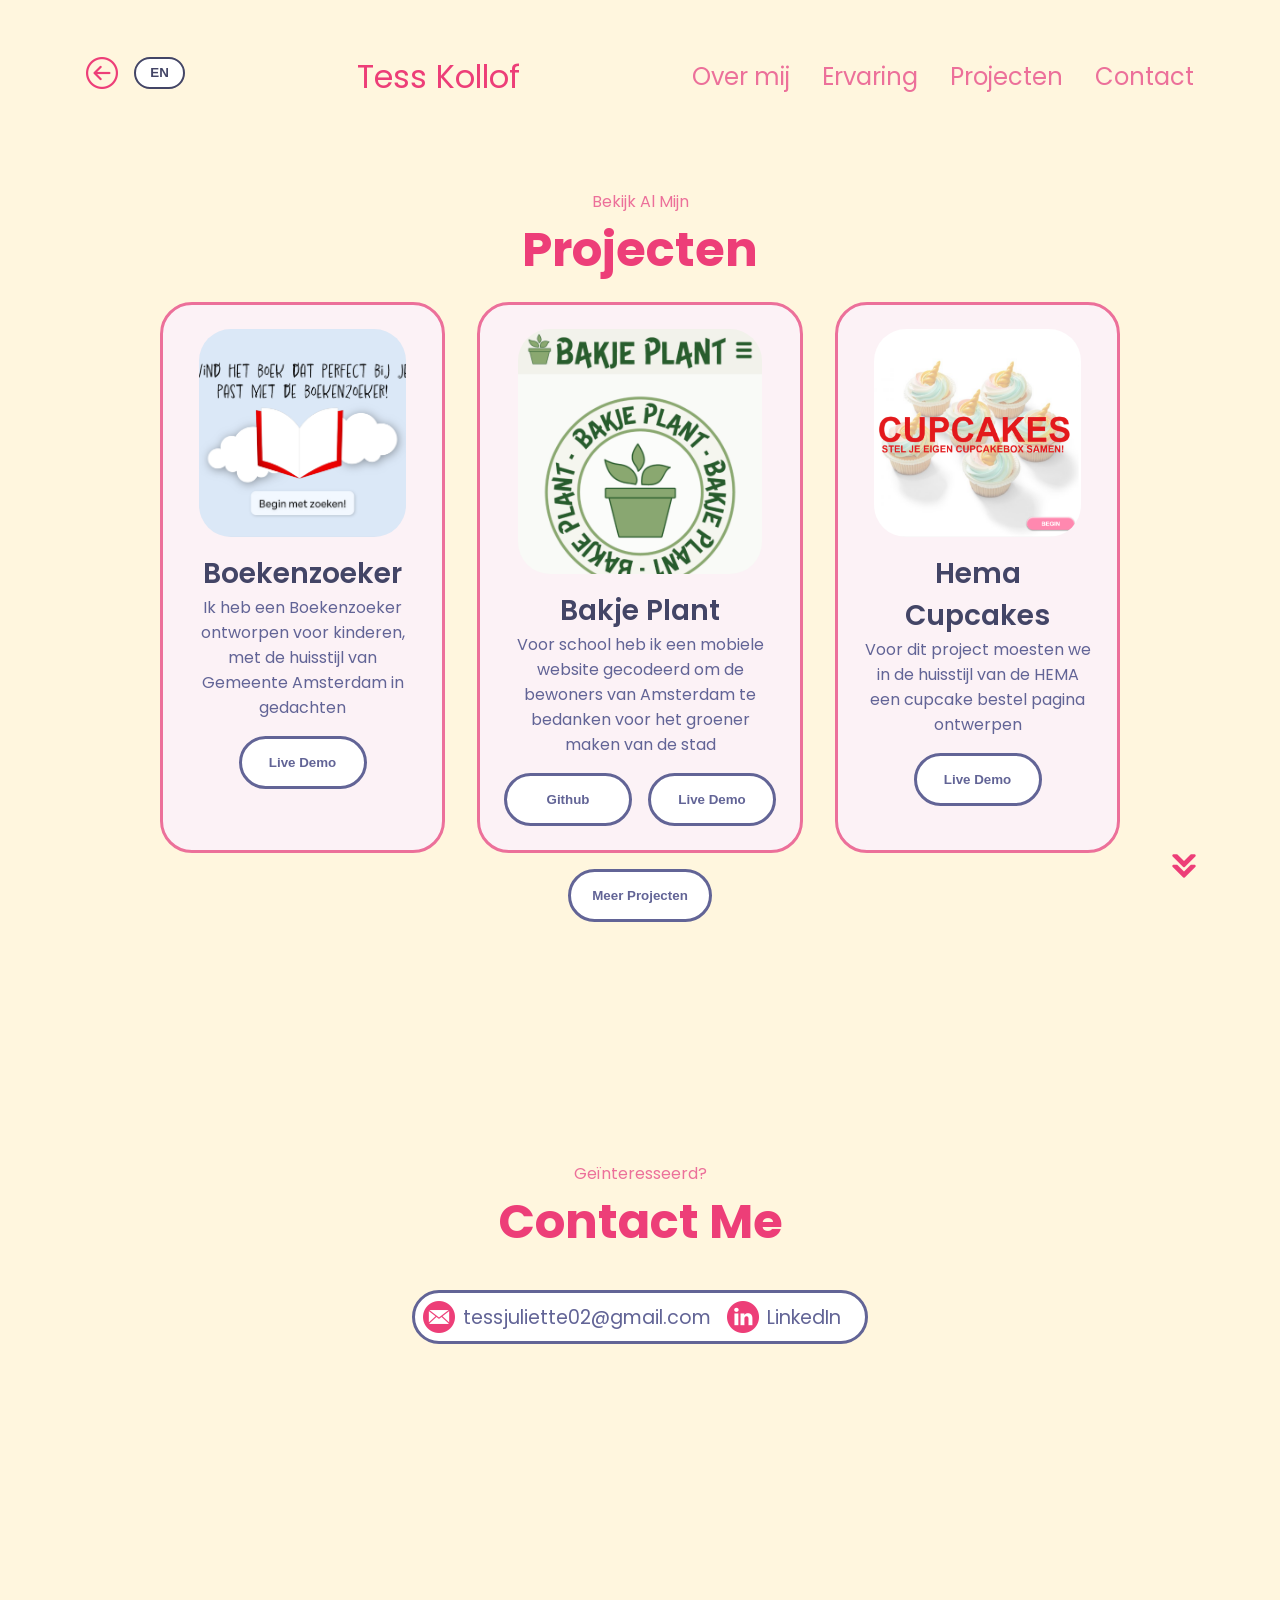
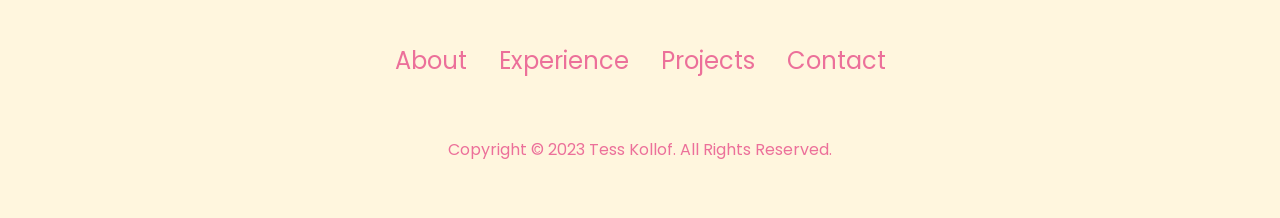
<file: more.html>
<!DOCTYPE html>
<html lang="en">
  <head>
    <meta charset="UTF-8" />
    <meta http-equiv="X-UA-Compatible" content="IE=edge" />
    <meta name="viewport" content="width=device-width, initial-scale=1.0" />
    <title>More Projects</title>
    <link rel="stylesheet" href="morestyle.css" />
    <link rel="stylesheet" href="mediaqueries.css" />
  </head>
<body>
    <nav id="desktop-nav">
        <div class="nav-left">
            <div class="back-button"><a href="index.html"><img src="assets/back-button.png" alt="Back Button"></a></div>
            <div><button id="lang-toggle" class="lang-btn">EN</button></div>
        </div>
      <div class="logo"><a class="logoa" href="index.html">Tess Kollof</a></div>
      <div>
        <ul class="nav-links">
          <li><a href="index.html#about" data-i18n="nav_about">Over mij</a></li>
          <li><a href="index.html#experience" data-i18n="nav_experience">Ervaring</a></li>
          <li><a href="#projects" data-i18n="nav_projects">Projecten</a></li>
          <li><a href="index.html#contact" data-i18n="nav_contact">Contact</a></li>
        </ul>
      </div>
    </nav>
    <nav id="hamburger-nav">
        <div class="nav-left">
            <div class="back-button"><a href="index.html"><img src="assets/back-button.png" alt="Back Button"></a></div>
            <div><button class="lang-btn">EN</button></div>
        </div>
      <div class="logo">Tess Kollof</div>
      <div class="hamburger-menu">
        <div class="hamburger-icon" onclick="toggleMenu()">
          <span></span>
          <span></span>
          <span></span>
        </div>
        <div class="menu-links">
          <li><a href="index.html#about" onclick="toggleMenu()" data-i18n="nav_about">Over mij</a></li>
          <li><a href="index.html#experience" onclick="toggleMenu()" data-i18n="nav_experience">Ervaring</a></li>
          <li><a href="#projects" onclick="toggleMenu()" data-i18n="nav_projects">Projecten</a></li>
          <li><a href="index.html#contact" onclick="toggleMenu()" data-i18n="nav_contact">Contact</a></li>
        </div>
      </div>
    </nav>
    <section id="projects">
      <p class="section__text__p1" data-i18n="moreproject_subtitle">Bekijk Al Mijn</p>
      <h1 class="title" data-i18n="nav_projects">Projecten</h1>
      <div class="experience-details-container">
        <div class="project-containers">
          <div class="details-container color-container">
            <div class="article-container">
              <img
                src="./assets/Boekenzoeker.png"
                alt="Boekenzoeker Project "
                class="project-img"
              />
            </div>
            <h2 class="experience-sub-title project-title">Boekenzoeker</h2>
            <p class="project-text">Ik heb een Boekenzoeker ontworpen voor kinderen, met de huisstijl van Gemeente Amsterdam in gedachten</p>
            <div class="btn-container">
              <!-- <button
                class="btn btn-color-2 project-btn"
                onclick="location.href='https://github.com/'"
              >
                Github
              </button> -->
              <button
                class="btn btn-color-2 project-btn"
                onclick="window.open('https://xd.adobe.com/view/ed07539b-f12a-4488-a52a-48838edb302f-b854/?fullscreen&hints=off')"
              >
                Live Demo
              </button>
            </div>
          </div>
          <div class="details-container color-container">
            <div class="article-container">
              <img
                src="./assets/BakjePlant.png"
                alt="Project 2"
                class="project-img"
              />
            </div>
            <h2 class="experience-sub-title project-title">Bakje Plant</h2>
            <p class="project-text">Voor school heb ik een mobiele website gecodeerd om de bewoners van Amsterdam te bedanken voor het groener maken van de stad</p>
            <div class="btn-container">
              <button
                class="btn btn-color-2 project-btn"
                onclick="window.open('https://github.com/tejuko/BakjePlant')"
              >
                Github
              </button>
              <button
                class="btn btn-color-2 project-btn"
                onclick="location.href='https://tejuko.github.io/BakjePlant/index.html'"
              >
                Live Demo
              </button>
            </div>
          </div>
          <div class="details-container color-container">
            <div class="article-container">
              <img
                src="./assets/HemaCupcakes.png"
                alt="Project 3"
                class="project-img"
              />
            </div>
            <h2 class="experience-sub-title project-title">Hema Cupcakes</h2>
            <p>Voor dit project moesten we in de huisstijl van de HEMA een cupcake bestel pagina ontwerpen</p>
            <div class="btn-container">
              <!-- <button
                class="btn btn-color-2 project-btn"
                onclick="location.href='https://github.com/'"
              >
                Github
              </button> -->
              <button
                class="btn btn-color-2 project-btn"
                onclick="window.open('https://xd.adobe.com/view/0b43d6d1-0e2c-48b5-a184-23f760993929-5e10/?fullscreen&hints=off')"
              >
                Live Demo
              </button>
            </div>
          </div>
        </div>
        <div class="btn-container">
            <button
            id="btn_project"
            class="btn btn-color-2 project-btn"
            onclick="location.href='more.html'"
            data-i18n="project_more">
            Meer Projecten
            </button>
        </div>
      </div>
      <img
        src="./assets/arrow.png"
        alt="Arrow icon"
        class="icon arrow"
        onclick="location.href='#contact'"
      />
    </section>
    <section id="contact">
      <p class="section__text__p1" data-i18n="contact_subtitle">Geïnteresseerd?</p>
      <h1 class="title">Contact Me</h1>
      <div class="contact-info-upper-container">
        <div class="contact-info-container">
          <img
            src="./assets/email.png"
            alt="Email icon"
            class="icon contact-icon email-icon"
          />
          <p><a href="mailto:tessjuliette02@gmail.com">tessjuliette02@gmail.com</a></p>
        </div>
        <div class="contact-info-container">
          <img
            src="./assets/linkedin.png"
            alt="LinkedIn icon"
            class="icon contact-icon"
          />
          <p><a href="https://www.linkedin.com/in/tess-kollof-4b7104290/">LinkedIn</a></p>
        </div>
      </div>
    </section>
    <footer>
      <nav>
        <div class="nav-links-container">
          <ul class="nav-links">
            <li><a href="#about">About</a></li>
            <li><a href="#experience">Experience</a></li>
            <li><a href="#projects">Projects</a></li>
            <li><a href="#contact">Contact</a></li>
          </ul>
        </div>
      </nav>
      <p>Copyright &#169; 2023 Tess Kollof. All Rights Reserved.</p>
    </footer>
    <script src="script.js"></script>
</body>
</html>
</file>
<file: morestyle.css>
/* GENERAL */

@import url("https://fonts.googleapis.com/css2?family=Poppins:wght@300;400;500;600&display=swap");

* {
  margin: 0;
  padding: 0;
}

body {
  font-family: "Poppins", sans-serif;
  background-color: #fff6de;
  color: #ed3e78;
}

html {
  scroll-behavior: smooth;
}

p.text_about {
  color: #434566;
}

p {
  color: #ec709a;
}

/* TRANSITION */

a,
.btn {
  transition: all 300ms ease;
}

/* BACK BUTTON */
.back-button img {
cursor: pointer;
  height: 2rem;
}

nav .nav-left {
  display: flex;
  /* align-items: center; */
  gap: 1rem;
}

/* BUTTON */
.lang-btn {
  /* position: relative; */
  /* top: 1.5rem; */
  /* left: 1.5rem; */

  /* z-index: 1000; */

  background: white;
  border: 2px solid #434566;
  color: #434566;
  border-radius: 2rem;

  padding: 0.4rem 0.9rem;
  font-weight: 600;
  cursor: pointer;

  transition: all 300ms ease;
}

.lang-btn:hover {
  border: 1px solid #ec709a;
  background: #ed3e78;
  color: white;
}

/* DESKTOP NAV */

nav,
.nav-links {
  display: flex;
}

nav {
  justify-content: space-around;
  align-items: center;
  height: 17vh;
}

.nav-links {
  gap: 2rem;
  list-style: none;
  font-size: 1.5rem;
}

a {
  color: #ec709a;
  text-decoration: none;
  text-decoration-color: white;
}

a:hover {
  color: #ed3e78;
  text-decoration: underline;
  text-underline-offset: 1rem;
  text-decoration-color: #ed3e78;
}

.logo {
  font-size: 2rem;
}

.logo:hover {
  cursor: default;
}

.logo a {
  color: #ed3e78;
}

/* HAMBURGER MENU */

#hamburger-nav {
  display: none;
}

.hamburger-menu {
  position: relative;
  display: inline-block;
}

.hamburger-icon {
  display: flex;
  flex-direction: column;
  justify-content: space-between;
  height: 24px;
  width: 30px;
  cursor: pointer;
}

.hamburger-icon span {
  width: 100%;
  height: 2px;
  background-color: black;
  transition: all 0.3 ease-in-out;
}

.menu-links {
  position: absolute;
  top: 100%;
  right: 0;
  background-color: white;
  width: fit-content;
  max-height: 0;
  overflow: hidden;
  transition: all 0.3 ease-in-out;
}

.menu-links a {
  display: block;
  padding: 10px;
  text-align: center;
  font-size: 1.5rem;
  color: #ed3e78;
  text-decoration: none;
  transition: all 0.3 ease-in-out;
}

.menu-links li {
  list-style: none;
}

.menu-links.open {
  max-height: 300px;
}

.hamburger-icon.open span:first-child {
  transform: rotate(45deg) translate(10px, 5px);
}

.hamburger-icon.open span:nth-child(2) {
  opacity: 0;
}

.hamburger-icon.open span:last-child {
  transform: rotate(-45deg) translate(10px, -5px);
}

.hamburger-icon span:first-child {
  transform: none;
}

.hamburger-icon span:first-child {
  opacity: 1;
}

.hamburger-icon span:first-child {
  transform: none;
}

/* SECTIONS */

/* section {
  padding-top: 4vh;
  height: 96vh;
  margin: 0 10rem;
  box-sizing: border-box;
  min-height: fit-content;
} */
#profile {
  padding-top: 4vh;
  height: 96vh;
  margin: 0 10rem;
  box-sizing: border-box;
  min-height: fit-content;
}
#about {
  padding-top: 4vh;
  height: 96vh;
  margin: 0 10rem;
  box-sizing: border-box;
  min-height: fit-content;
}
#experience {
  padding-top: 4vh;
  height: 96vh;
  margin: 0 10rem;
  box-sizing: border-box;
  min-height: fit-content;
}
#projects {
  padding-top: 4vh;
  height: 96vh;
  margin: 0 10rem;
  box-sizing: border-box;
  min-height: fit-content;
}

.section-container {
  display: flex;
}

/* PROFILE SECTION */

#profile {
  display: flex;
  justify-content: center;
  gap: 5rem;
  height: 80vh;
}

.section__pic-container {
  display: flex;
  height: 400px;
  width: 400px;
  margin: auto 0;
}

.section__text {
  align-self: center;
  text-align: center;
}

.section__text p {
  font-weight: 600;
}

.section__text__p1 {
  text-align: center;
}

.section__text__p2 {
  font-size: 1.75rem;
  margin-bottom: 1rem;
}

.title {
  font-size: 3rem;
  text-align: center;
}

#socials-container {
  display: flex;
  justify-content: center;
  margin-top: 1rem;
  gap: 1rem;
}

/* ICONS */

.icon {
  cursor: pointer;
  height: 2rem;
}

/* BUTTONS */

.btn-container {
  display: flex;
  justify-content: center;
  gap: 1rem;
}

.btn {
  font-weight: 600;
  transition: all 300ms ease;
  padding: 1rem;
  width: 8rem;
  border-radius: 2rem;
}

#btn_project {
  width: 9rem;
}

.btn-color-1,
.btn-color-2 {
  border: #434566 solid;
  color: #434566;
}

.btn-color-1:hover,
.btn-color-2:hover {
  cursor: pointer;
}

.btn-color-1,
.btn-color-2:hover {
  background: #626496;
  color: white;
}

.btn-color-1:hover {
  background: #ed3e78;
  border: #ec709a solid;
}

.btn-color-2 {
  background: white;
}

.btn-color-2:hover {
  background: #ed3e78;
  border: #ec709a solid;
}

.btn-container {
  gap: 1rem;
}

/* ABOUT SECTION */

#about {
  position: relative;
}

.about-containers {
  gap: 2rem;
  margin-bottom: 2rem;
  margin-top: 2rem;
}

.about-details-container {
  justify-content: center;
  flex-direction: column;
}

.about-containers,
.about-details-container {
  display: flex;
}

.about-pic {
  border-radius: 2rem;
}

.arrow {
  position: absolute;
  right: -5rem;
  bottom: 2.5rem;
}

.details-container {
  padding: 1.5rem;
  flex: 1;
  background: white;
  border-radius: 2rem;
  border: #626496 solid;
  border-color: #626496;
  text-align: center;
}

.section-container {
  gap: 4rem;
  height: 80%;
}

.section__pic-container {
  height: 400px;
  width: 400px;
  margin: auto 0;
}

/* styling */
.about-containers h3 {
  color: #434566;
}

.about-containers p {
  color: #626496;
}

/* EXPERIENCE SECTION */

#experience {
  position: relative;
}

.experience-sub-title {
  color: #ed3e78;
  font-weight: 600;
  font-size: 1.75rem;
  margin-bottom: 2rem;
}

.experience-details-container {
  display: flex;
  justify-content: center;
  flex-direction: column;
}

.article-container {
  display: flex;
  text-align: initial;
  flex-wrap: wrap;
  flex-direction: row;
  gap: 2.5rem;
  justify-content: space-around;
}

article {
  display: flex;
  width: 10rem;
  justify-content: space-around;
  gap: 0.5rem;
}

article .icon {
  cursor: default;
}

/* styling */
.article-container h3 {
  color: #ed3e78;
}

.article-container p {
  color: #ec709a;
}

/* PROJECTS SECTION */

#projects {
  position: relative;
}

.color-container {
  border-color: #ec709a;
  background: #fcf2f6;
}

.project-img {
  border-radius: 2rem;
  width: 90%;
  height: 90%;
}

.project-title {
  margin-top: 1rem;
  margin-bottom: 0;
  color: #434566;
}

.project-btn {
  color: #626496;
  border-color: #626496;
}

/* styling */
.project-containers {
  display: flex;
  gap: 2rem;
  margin-bottom: 1rem;
  margin-top: 1rem;
}

.project-containers h3 {
  color: #434566;
}

.project-containers p {
  margin-bottom: 1rem;
  color: #626496;
}

/* CONTACT */

#contact {
  display: flex;
  justify-content: center;
  flex-direction: column;
  height: 70vh;
  /* padding-top: 10em; */
  /* padding-top: 4vh; */
  /* height: 96vh; */
  margin: 2rem 10rem 0rem 10rem;
  box-sizing: border-box;
  min-height: fit-content;
}

.contact-info-upper-container {
  display: flex;
  justify-content: center;
  border-radius: 2rem;
  border: #626496 solid;
  border-color: #626496;
  background-color: white;
  background: (250, 250, 250);
  margin: 2rem auto;
  padding: 0.5rem;
}

.contact-info-container {
  display: flex;
  align-items: center;
  justify-content: center;
  gap: 0.5rem;
  margin-right: 1rem;
}

.contact-info-container p {
  font-size: larger;
}

.contact-icon {
  cursor: default;
}

.email-icon {
  height: 2rem;
}

/* styling */
.contact-info-container a {
  color: #626496;
}

.contact-info-container a:hover {
  color: #434566;
  text-decoration: underline;
  text-underline-offset: 1rem;
  text-decoration-color: #434566;
}

/* FOOTER SECTION */

footer {
  height: 26vh;
  margin: 0 1rem;
}

footer p {
  text-align: center;
}
</file>
<file: mediaqueries.css>
@media screen and (max-width: 1400px) {
  #profile {
    height: 83vh;
    margin-bottom: 6rem;
  }
  .about-containers, .project-containers {
    flex-wrap: wrap;
  }
  /* #contact, */
  #projects {
    height: fit-content;
  }
}

@media screen and (max-width: 1200px) {
  #profile,
  #about, #experience, #projects {
    margin: 0 auto;
    padding: 4vh 5%;
  }
  #desktop-nav {
    display: none;
  }
  #hamburger-nav {
    display: flex;
  }
  #experience,
  .experience-details-container {
    margin-top: 2rem;
  }
  #profile,
  .section-container {
    display: block;
  }
  .arrow {
    display: none;
  }
  section,
  .section-container {
    height: fit-content;
  }
  section {
    margin: 0 5%;
  }
  .section__pic-container {
    width: 275px;
    height: 275px;
    margin: 0 auto 2rem;
  }
  .about-containers, .project-containers {
    margin-top: 0;
  }
  #contact {
    /* height: fit-content; */
    margin: 0;
  }
}

@media screen and (max-width: 600px) {
  #contact,
  footer {
    height: 40vh;
    margin: 0 auto;
    padding: 0vh 5%;
  }
  #profile {
    height: 83vh;
    margin-bottom: 0;
  }
  article {
    font-size: 1rem;
  }
  footer nav {
    height: fit-content;
    margin-bottom: 2rem;
  }
  .about-containers,
  .contact-info-upper-container,
  .btn-container, .project-containers {
    flex-wrap: wrap;
  }
  .contact-info-container {
    margin-right: 1rem;
  }
  .contact-info-container p,
  .nav-links li a {
    font-size: 1rem;
  }
  .experience-sub-title {
    font-size: 1.25rem;
  }
  .logo {
    font-size: 1.5rem;
  }
  .nav-links {
    flex-direction: column;
    gap: 0.5rem;
    text-align: center;
  }
  .section__pic-container {
    width: auto;
    height: 46vw;
    justify-content: center;
  }
  .section__text__p2 {
    font-size: 1.25rem;
  }
  .title {
    font-size: 2rem;
  }
  .text-container {
    text-align: justify;
  }
  nav .nav-left {
    gap: 0.4rem;
  }
}
</file>
